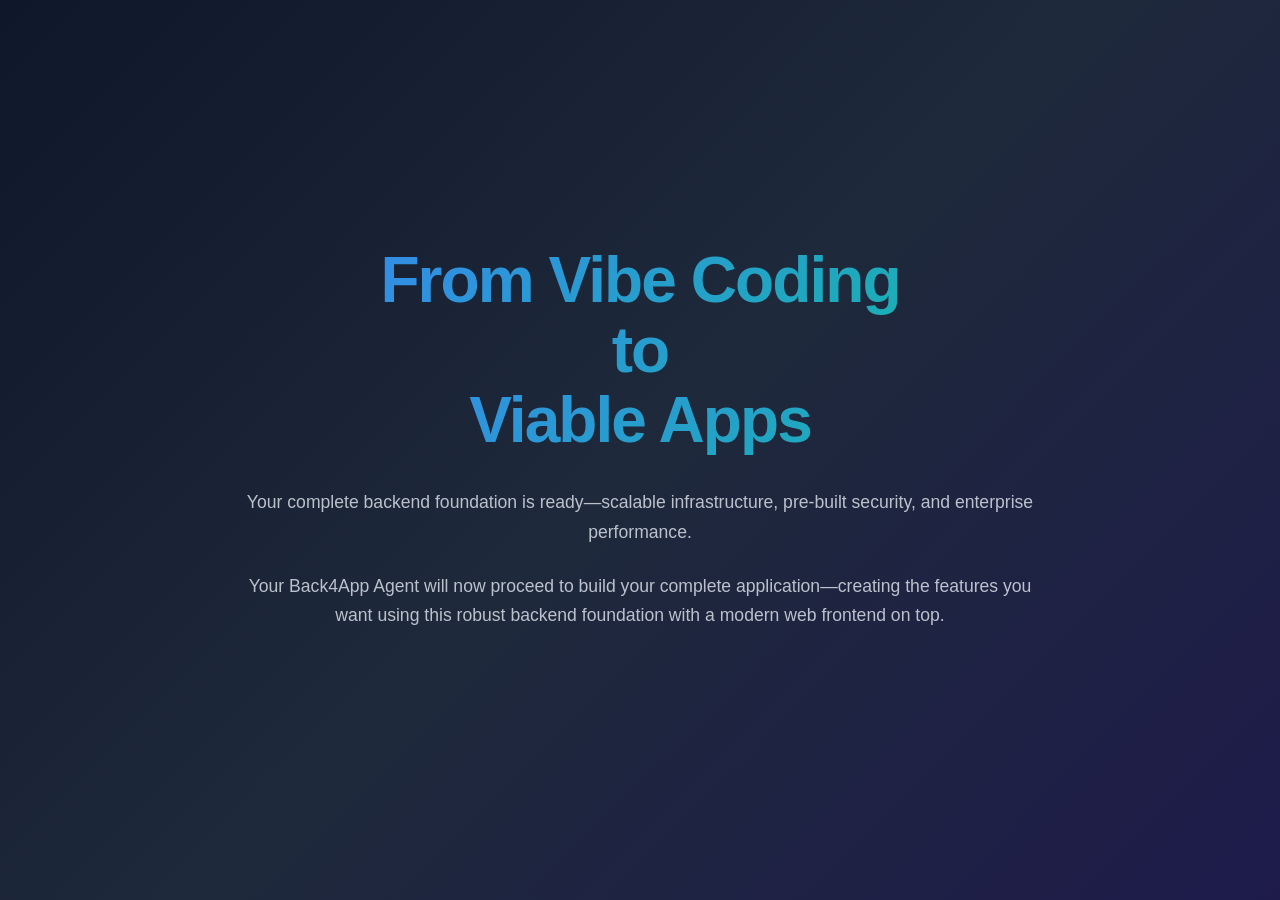
<file: index.html>
<!DOCTYPE html>
<html lang="en">
<head>
  <meta charset="UTF-8">
  <meta name="viewport" content="width=device-width, initial-scale=1.0">
  <title>Welcome to Back4App</title>
  <style>
    * {
      margin: 0;
      padding: 0;
      box-sizing: border-box;
    }

    body {
      font-family: -apple-system, BlinkMacSystemFont, 'Segoe UI', 'Inter', 'Roboto', 'Helvetica Neue', Arial, sans-serif;
      background: linear-gradient(135deg, #0f172a 0%, #1e293b 50%, #1e1b4b 100%);
      min-height: 100vh;
      display: flex;
      align-items: center;
      justify-content: center;
      padding: 4rem 3rem;
      color: #e2e8f0;
    }

    .container {
      max-width: 900px;
      width: 100%;
      text-align: center;
      animation: fadeIn 0.8s ease-out;
    }

    h1 {
      font-size: 4rem;
      font-weight: 700;
      margin: 0 auto 2rem;
      line-height: 1.1;
      letter-spacing: -0.03em;
      text-align: center;
      width: 100%;
    }

    .title-line1,
    .title-line2 {
      display: block;
      text-align: center;
    }

    .title-line1 {
      background: linear-gradient(135deg, #3b82f6 0%, #14b8a6 100%);
      -webkit-background-clip: text;
      -webkit-text-fill-color: transparent;
      background-clip: text;
    }

    .title-line2 {
      background: linear-gradient(135deg, #3b82f6 0%, #14b8a6 100%);
      -webkit-background-clip: text;
      -webkit-text-fill-color: transparent;
      background-clip: text;
    }

    .to {
      display: block;
      background: linear-gradient(135deg, #3b82f6 0%, #14b8a6 100%);
      -webkit-background-clip: text;
      -webkit-text-fill-color: transparent;
      background-clip: text;
      text-align: center;
    }

    .paragraph {
      font-size: 1.1rem;
      color: rgba(226, 232, 240, 0.8);
      line-height: 1.7;
      margin: 0 auto 1.5rem;
      max-width: 800px;
      text-align: center;
    }

    .paragraph em {
      font-style: italic;
      color: #14b8a6;
      font-weight: 500;
    }

    @keyframes fadeIn {
      from {
        opacity: 0;
        transform: translateY(30px);
      }
      to {
        opacity: 1;
        transform: translateY(0);
      }
    }

    @media (max-width: 768px) {
      body {
        padding: 3rem 2rem;
      }

      h1 {
        font-size: 2.4rem;
      }

      .paragraph {
        font-size: 0.9rem;
      }
    }
  </style>
</head>
<body>
  <div class="container">
    <h1>
      <span class="title-line1">From Vibe Coding</span>
      <span class="to">to</span>
      <span class="title-line2">Viable Apps</span>
    </h1>

    <p class="paragraph">
      Your complete backend foundation is ready—scalable infrastructure, pre-built security, and enterprise performance.
    </p>

    <p class="paragraph">
      Your Back4App Agent will now proceed to build your complete application—creating the features you want using this robust backend foundation with a modern web frontend on top.
    </p>
  </div>
</body>
</html>
</file>
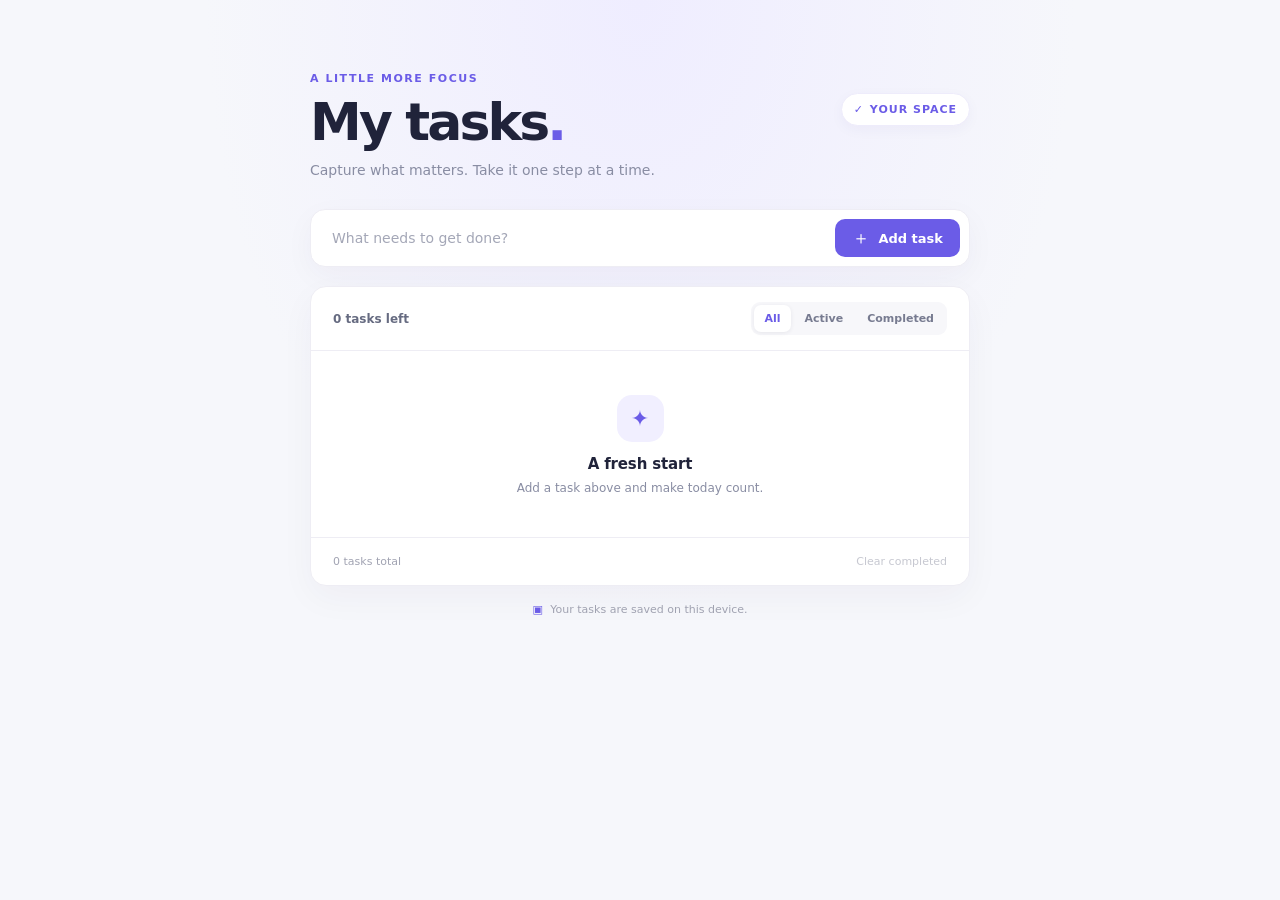
<file: ndex.html>
<!doctype html>
<html lang="en">
<head>
  <meta charset="utf-8">
  <meta name="viewport" content="width=device-width, initial-scale=1">
  <meta name="theme-color" content="#f6f7fb">
  <title>My Tasks</title>
  <link rel="stylesheet" href="styles.css">
  <script src="app.js" defer></script>
</head>
<body>
  <main class="app" aria-labelledby="page-title">
    <header class="header">
      <div>
        <p class="eyebrow">A little more focus</p>
        <h1 id="page-title">My tasks<span class="title-dot">.</span></h1>
        <p class="subtitle">Capture what matters. Take it one step at a time.</p>
      </div>
      <div class="date-badge" aria-label="Your personal task list">✓ <span>YOUR SPACE</span></div>
    </header>

    <form class="add-form" id="task-form">
      <label class="visually-hidden" for="task-input">Add a task</label>
      <input id="task-input" name="task" type="text" maxlength="200" placeholder="What needs to get done?" autocomplete="off" required>
      <button class="add-button" type="submit"><span aria-hidden="true">＋</span> Add task</button>
    </form>

    <section class="task-card" aria-label="Tasks">
      <div class="toolbar">
        <p class="task-count" id="task-count" aria-live="polite">0 tasks left</p>
        <nav class="filters" aria-label="Filter tasks">
          <button type="button" class="filter active" data-filter="all" aria-pressed="true">All</button>
          <button type="button" class="filter" data-filter="active" aria-pressed="false">Active</button>
          <button type="button" class="filter" data-filter="completed" aria-pressed="false">Completed</button>
        </nav>
      </div>
      <ul class="task-list" id="task-list" aria-label="Your task list"></ul>
      <div class="empty-state" id="empty-state">
        <div class="empty-icon" aria-hidden="true">✦</div>
        <h2 id="empty-title">A fresh start</h2>
        <p id="empty-message">Add a task above and make today count.</p>
      </div>
      <footer class="list-footer">
        <span id="total-count">0 tasks total</span>
        <button type="button" class="clear-button" id="clear-completed">Clear completed</button>
      </footer>
    </section>
    <p class="privacy-note"><span aria-hidden="true">▣</span> Your tasks are saved on this device.</p>
  </main>
</body>
</html>
</file>
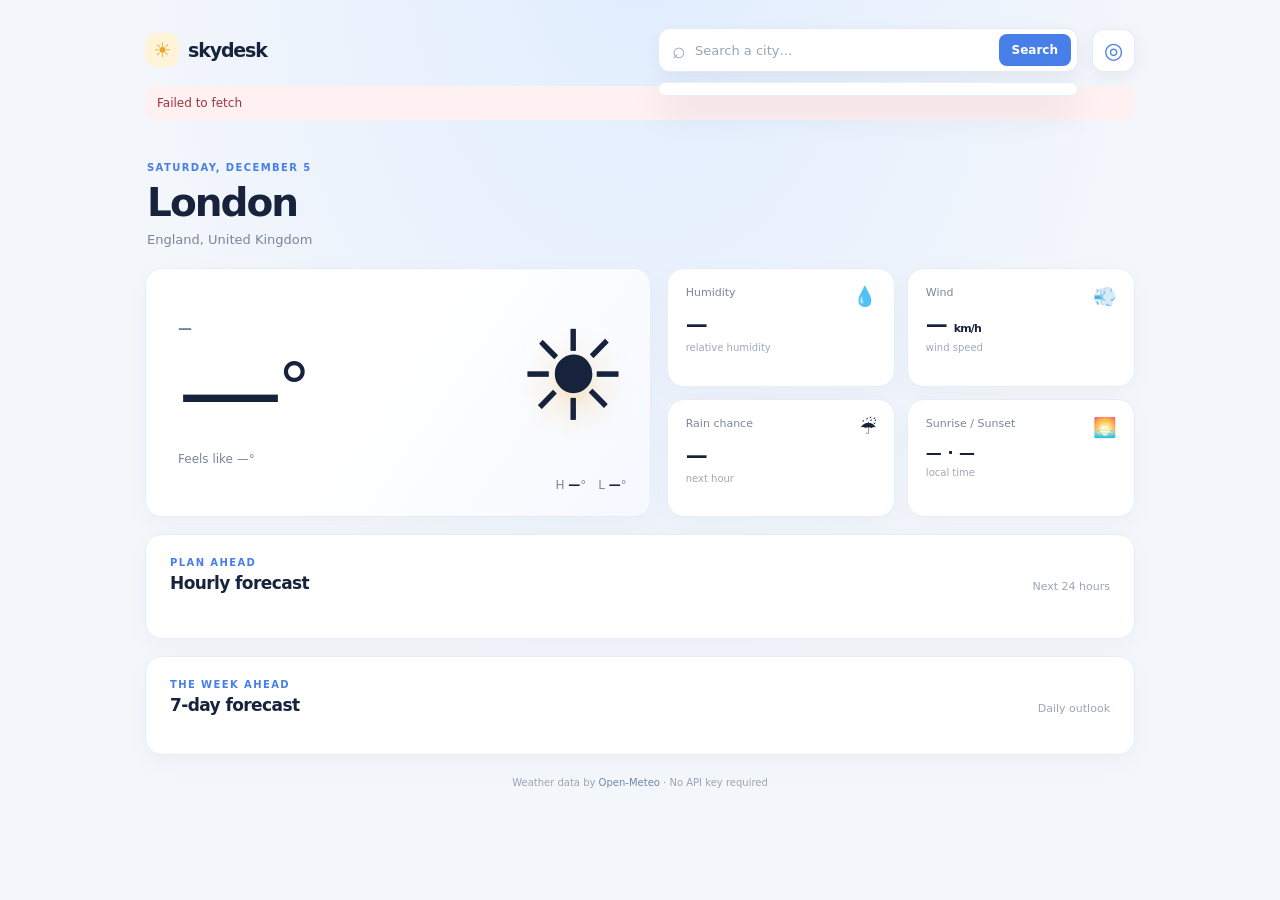
<file: weather.html>
<!doctype html>
<html lang="en">
<head>
  <meta charset="utf-8">
  <meta name="viewport" content="width=device-width, initial-scale=1">
  <meta name="theme-color" content="#eef5ff">
  <meta name="description" content="A simple weather dashboard with current conditions and a seven-day forecast.">
  <title>Weather — Skydesk</title>
  <link rel="stylesheet" href="weather.css">
  <script src="weather.js" defer></script>
</head>
<body>
  <main class="dashboard">
    <header class="topbar">
      <a class="brand" href="weather.html" aria-label="Skydesk home"><span class="brand-mark" aria-hidden="true">☀</span> skydesk</a>
      <form class="search" id="search-form" role="search">
        <label class="visually-hidden" for="city-input">Search for a city</label>
        <span class="search-icon" aria-hidden="true">⌕</span>
        <input id="city-input" type="search" placeholder="Search a city…" autocomplete="off" maxlength="80" required>
        <button type="submit">Search</button>
      </form>
      <button class="location-button" id="location-button" type="button" title="Use my location" aria-label="Use my location"><span aria-hidden="true">◎</span></button>
    </header>

    <div class="search-results" id="search-results" hidden aria-label="City search results"></div>
    <p class="status" id="status" role="status" aria-live="polite">Getting the forecast…</p>

    <section class="intro" aria-label="Selected location">
      <div>
        <p class="eyebrow" id="today-label">WEATHER TODAY</p>
        <h1 id="location-name">London</h1>
        <p class="location-meta" id="location-meta">Loading local weather…</p>
      </div>
      <p class="updated" id="updated-label"></p>
    </section>

    <section class="overview" aria-label="Current weather">
      <div class="current-card">
        <div class="current-copy">
          <p class="condition" id="current-condition">—</p>
          <p class="temperature"><span id="current-temperature">—</span><span class="degree">°</span></p>
          <p class="feels-like">Feels like <span id="feels-like">—</span>°</p>
        </div>
        <div class="weather-art" id="current-icon" aria-hidden="true">☀️</div>
        <div class="high-low"><span>H <b id="today-high">—</b>°</span><span>L <b id="today-low">—</b>°</span></div>
      </div>
      <div class="metrics-grid">
        <article class="metric-card"><span class="metric-icon" aria-hidden="true">💧</span><p>Humidity</p><strong id="humidity">—</strong><small>relative humidity</small></article>
        <article class="metric-card"><span class="metric-icon" aria-hidden="true">💨</span><p>Wind</p><strong><span id="wind-speed">—</span> <small>km/h</small></strong><small>wind speed</small></article>
        <article class="metric-card"><span class="metric-icon" aria-hidden="true">☔</span><p>Rain chance</p><strong id="rain-chance">—</strong><small>next hour</small></article>
        <article class="metric-card sun-card"><span class="metric-icon" aria-hidden="true">🌅</span><p>Sunrise / Sunset</p><strong class="sun-times"><span id="sunrise">—</span><span aria-hidden="true">·</span><span id="sunset">—</span></strong><small>local time</small></article>
      </div>
    </section>

    <section class="panel hourly-panel" aria-labelledby="hourly-title">
      <div class="section-heading"><div><p class="eyebrow">PLAN AHEAD</p><h2 id="hourly-title">Hourly forecast</h2></div><span class="section-note">Next 24 hours</span></div>
      <div class="hourly-list" id="hourly-list" aria-label="Hourly weather forecast"></div>
    </section>

    <section class="panel week-panel" aria-labelledby="week-title">
      <div class="section-heading"><div><p class="eyebrow">THE WEEK AHEAD</p><h2 id="week-title">7-day forecast</h2></div><span class="section-note">Daily outlook</span></div>
      <div class="daily-list" id="daily-list" aria-label="Seven day weather forecast"></div>
    </section>

    <footer class="footer">Weather data by <a href="https://open-meteo.com/" target="_blank" rel="noreferrer">Open-Meteo</a> · No API key required</footer>
  </main>
</body>
</html>
</file>
<file: styles.css>
:root {
  color-scheme: light;
  --ink: #20233a;
  --muted: #898da3;
  --purple: #6b5ce7;
  --purple-dark: #5546ce;
  --line: #eeedf4;
  --surface: #fff;
  --background: #f6f7fb;
  font-family: Inter, ui-sans-serif, system-ui, -apple-system, BlinkMacSystemFont, "Segoe UI", sans-serif;
  font-synthesis: none;
}

* { box-sizing: border-box; }
body {
  min-width: 320px;
  min-height: 100vh;
  margin: 0;
  padding: 72px 20px 48px;
  color: var(--ink);
  background: radial-gradient(ellipse at 50% 0%, #efedff 0, var(--background) 48%, var(--background) 100%);
}
button, input { font: inherit; }
button { cursor: pointer; }
.app { width: min(100%, 660px); margin: 0 auto; }
.header { display: flex; justify-content: space-between; align-items: flex-start; margin-bottom: 31px; }
.eyebrow { margin: 0 0 9px; color: var(--purple); font-size: 11px; font-weight: 800; letter-spacing: .14em; text-transform: uppercase; }
h1 { margin: 0; font-size: clamp(38px, 8vw, 52px); line-height: 1.08; letter-spacing: -.055em; }
.title-dot { color: var(--purple); }
.subtitle { margin: 12px 0 0; color: var(--muted); font-size: 14px; }
.date-badge { display: flex; align-items: center; gap: 7px; margin-top: 21px; padding: 9px 12px; color: var(--purple); background: #fff; border: 1px solid #eeecfb; border-radius: 999px; font-size: 11px; font-weight: 800; box-shadow: 0 4px 14px #30247b0a; }
.date-badge span { letter-spacing: .09em; }
.add-form { display: flex; gap: 10px; padding: 9px; margin-bottom: 19px; background: var(--surface); border: 1px solid #eeedf4; border-radius: 15px; box-shadow: 0 9px 30px #2723440a; }
.add-form input { flex: 1; min-width: 0; padding: 11px 12px; color: var(--ink); background: transparent; border: 0; outline: 0; font-size: 14px; }
.add-form input::placeholder { color: #a4a7b7; }
.add-form:focus-within { border-color: #b7b0f4; box-shadow: 0 0 0 3px #6b5ce71a; }
.add-button { padding: 0 17px; color: #fff; background: var(--purple); border: 0; border-radius: 10px; font-size: 13px; font-weight: 700; transition: background .15s, transform .15s; }
.add-button:hover { background: var(--purple-dark); }
.add-button:active { transform: scale(.98); }
.add-button span { margin-right: 4px; font-size: 18px; vertical-align: -1px; }
.task-card { overflow: hidden; background: var(--surface); border: 1px solid #eeedf4; border-radius: 16px; box-shadow: 0 12px 35px #2723440a; }
.toolbar { display: flex; align-items: center; justify-content: space-between; gap: 12px; min-height: 64px; padding: 12px 22px; border-bottom: 1px solid var(--line); }
.task-count { margin: 0; color: #666b81; font-size: 12px; font-weight: 700; }
.filters { display: flex; gap: 4px; padding: 3px; background: #f7f7fa; border-radius: 9px; }
.filter { padding: 7px 10px; color: #777b90; background: transparent; border: 0; border-radius: 7px; font-size: 11px; font-weight: 650; }
.filter:hover { color: var(--ink); }
.filter.active { color: var(--purple); background: white; box-shadow: 0 1px 4px #22204414; }
.task-list { padding: 0 22px; margin: 0; list-style: none; }
.task-item { display: flex; align-items: center; gap: 13px; min-height: 59px; border-bottom: 1px solid var(--line); animation: arrive .2s ease-out; }
.task-item:last-child { border-bottom: 0; }
.task-checkbox { width: 18px; height: 18px; flex: 0 0 auto; margin: 0; accent-color: var(--purple); cursor: pointer; }
.task-text { flex: 1; min-width: 0; overflow-wrap: anywhere; color: #34374d; font-size: 14px; line-height: 1.5; }
.is-completed .task-text { color: #a3a5b2; text-decoration: line-through; }
.delete-button { width: 31px; height: 31px; flex: 0 0 auto; color: #aaaabd; background: transparent; border: 0; border-radius: 8px; font-size: 23px; line-height: 1; opacity: 0; transition: opacity .15s, color .15s, background .15s; }
.task-item:hover .delete-button, .delete-button:focus-visible { opacity: 1; }
.delete-button:hover { color: #d34e63; background: #fff0f2; }
.empty-state { padding: 44px 20px 42px; text-align: center; }
.empty-icon { display: grid; width: 47px; height: 47px; place-items: center; margin: 0 auto 13px; color: var(--purple); background: #f1efff; border-radius: 15px; font-size: 22px; }
.empty-state h2 { margin: 0; font-size: 15px; letter-spacing: -.01em; }
.empty-state p { margin: 8px 0 0; color: var(--muted); font-size: 12px; }
.list-footer { display: flex; align-items: center; justify-content: space-between; min-height: 48px; padding: 0 22px; color: #a1a3b2; border-top: 1px solid var(--line); font-size: 11px; }
.clear-button { padding: 6px 0 6px 8px; color: #84879a; background: transparent; border: 0; font-size: 11px; }
.clear-button:hover:not(:disabled) { color: #d34e63; }
.clear-button:disabled { cursor: default; opacity: .45; }
.privacy-note { margin: 17px 0 0; color: #a0a2b1; text-align: center; font-size: 11px; }
.privacy-note span { margin-right: 4px; color: var(--purple); }
.visually-hidden { position: absolute; width: 1px; height: 1px; padding: 0; margin: -1px; overflow: hidden; clip: rect(0, 0, 0, 0); white-space: nowrap; border: 0; }
button:focus-visible, input:focus-visible { outline: 3px solid #6b5ce755; outline-offset: 2px; }
[hidden] { display: none !important; }
@keyframes arrive { from { opacity: 0; transform: translateY(4px); } to { opacity: 1; transform: translateY(0); } }
@media (max-width: 520px) {
  body { padding: 42px 15px 32px; }
  .header { margin-bottom: 24px; }
  .date-badge { margin-top: 13px; padding: 8px 9px; }
  .toolbar { align-items: flex-start; flex-direction: column; padding: 15px 17px; }
  .filters { width: 100%; }
  .filter { flex: 1; }
  .task-list { padding: 0 17px; }
  .list-footer { padding: 0 17px; }
  .delete-button { opacity: 1; }
}
@media (prefers-reduced-motion: reduce) { *, *::before, *::after { animation-duration: .01ms !important; transition-duration: .01ms !important; } }
</file>
<file: weather.css>
:root {
  color-scheme: light;
  --ink: #17233c;
  --muted: #78859b;
  --blue: #477ee8;
  --line: #e9eef6;
  --surface: #fff;
  --page: #f3f6fb;
  font-family: Inter, ui-sans-serif, system-ui, -apple-system, BlinkMacSystemFont, "Segoe UI", sans-serif;
  font-synthesis: none;
}
* { box-sizing: border-box; }
body { min-width: 320px; min-height: 100vh; margin: 0; padding: 28px 22px 40px; color: var(--ink); background: radial-gradient(ellipse at 50% -10%, #e0edff 0, var(--page) 56%); }
button, input { font: inherit; }
button { cursor: pointer; }
.dashboard { width: min(100%, 990px); margin: 0 auto; }
.topbar { display: flex; align-items: center; gap: 14px; }
.brand { display: inline-flex; align-items: center; gap: 9px; margin-right: auto; color: var(--ink); text-decoration: none; font-size: 19px; font-weight: 850; letter-spacing: -.06em; }
.brand-mark { display: grid; width: 34px; height: 34px; place-items: center; color: #e9a72c; background: #fff4d8; border-radius: 11px; font-size: 20px; }
.search { display: flex; align-items: center; width: min(420px, 52vw); height: 44px; padding: 0 6px 0 13px; background: #fff; border: 1px solid #e6ebf4; border-radius: 12px; box-shadow: 0 5px 16px #2c426310; }
.search:focus-within { border-color: #9ab9f5; box-shadow: 0 0 0 3px #477ee81c; }
.search-icon { color: #9ca8b9; font-size: 23px; line-height: 1; }
.search input { width: 100%; min-width: 0; padding: 0 9px; color: var(--ink); background: none; border: 0; outline: 0; font-size: 13px; }
.search input::placeholder { color: #9aa5b5; }
.search button { height: 32px; padding: 0 13px; color: #fff; background: var(--blue); border: 0; border-radius: 8px; font-size: 12px; font-weight: 700; }
.search button:hover { background: #346bd3; }
.location-button { display: grid; width: 43px; height: 43px; place-items: center; color: var(--blue); background: #fff; border: 1px solid #e6ebf4; border-radius: 12px; font-size: 22px; box-shadow: 0 5px 16px #2c426310; }
.location-button:hover { background: #f4f8ff; }
.search-results { position: absolute; z-index: 3; right: max(75px, calc((100vw - 990px) / 2 + 57px)); top: 82px; display: grid; width: min(420px, calc(100vw - 44px)); padding: 6px; background: #fff; border: 1px solid var(--line); border-radius: 12px; box-shadow: 0 14px 35px #1c2b451f; }
.result-option { display: flex; justify-content: space-between; gap: 12px; padding: 11px 12px; color: var(--ink); background: none; border: 0; border-radius: 8px; text-align: left; }
.result-option:hover { background: #f4f7fc; }
.result-option strong { font-size: 13px; }
.result-option span { color: var(--muted); font-size: 11px; text-align: right; }
.status { margin: 14px 0 0; color: #577296; font-size: 12px; }
.status.error { padding: 10px 12px; color: #9d3441; background: #fff0f1; border-radius: 9px; }
.status[hidden] { display: none; }
.intro { display: flex; align-items: flex-end; justify-content: space-between; gap: 20px; margin: 42px 2px 21px; }
.eyebrow { margin: 0 0 7px; color: var(--blue); font-size: 10px; font-weight: 800; letter-spacing: .14em; }
h1 { margin: 0; font-size: clamp(29px, 5vw, 39px); letter-spacing: -.05em; }
.location-meta { margin: 7px 0 0; color: var(--muted); font-size: 13px; }
.updated { margin: 0 0 2px; color: #9aa5b5; font-size: 11px; }
.overview { display: grid; grid-template-columns: 1.08fr 1fr; gap: 16px; }
.current-card, .metric-card, .panel { background: var(--surface); border: 1px solid #e8edf5; border-radius: 17px; box-shadow: 0 8px 26px #263a5708; }
.current-card { position: relative; display: flex; min-height: 249px; align-items: center; overflow: hidden; padding: 30px 32px; background: linear-gradient(125deg, #fff 44%, #f5f8ff 100%); }
.current-copy { position: relative; z-index: 1; }
.condition { margin: 0 0 3px; color: #6d7e98; font-size: 14px; font-weight: 650; }
.temperature { margin: 0; font-size: clamp(76px, 10vw, 105px); font-weight: 300; line-height: 1; letter-spacing: -.09em; }
.degree { margin-left: 4px; font-size: .64em; vertical-align: 16px; }
.feels-like { margin: 8px 0 0; color: var(--muted); font-size: 12px; }
.weather-art { position: absolute; top: 35px; right: 21px; font-size: clamp(76px, 11vw, 125px); filter: drop-shadow(0 13px 10px #e9ae4550); }
.high-low { position: absolute; right: 23px; bottom: 24px; display: flex; gap: 12px; color: #7e8ba0; font-size: 12px; }
.high-low b { color: var(--ink); }
.metrics-grid { display: grid; grid-template-columns: repeat(2, minmax(0, 1fr)); gap: 12px; }
.metric-card { position: relative; min-height: 117px; padding: 17px 18px; }
.metric-icon { position: absolute; top: 16px; right: 17px; font-size: 19px; }
.metric-card p { margin: 0 0 13px; color: #7b879a; font-size: 11px; }
.metric-card strong { display: block; color: var(--ink); font-size: 22px; letter-spacing: -.04em; }
.metric-card strong small { font-size: 11px; font-weight: 600; }
.metric-card > small { display: block; margin-top: 5px; color: #a0a9b8; font-size: 10px; }
.metric-card .sun-times { display: flex; align-items: center; gap: 6px; font-size: clamp(13px, 2vw, 16px); letter-spacing: -.03em; }
.panel { margin-top: 17px; padding: 22px 24px 20px; }
.section-heading { display: flex; justify-content: space-between; align-items: flex-end; margin-bottom: 19px; }
.section-heading .eyebrow { margin-bottom: 5px; }
h2 { margin: 0; font-size: 17px; letter-spacing: -.035em; }
.section-note { color: #9aa5b5; font-size: 11px; }
.hourly-list { display: grid; grid-auto-columns: minmax(76px, 1fr); grid-auto-flow: column; gap: 7px; overflow-x: auto; padding: 1px 1px 5px; scrollbar-color: #d7e2f2 transparent; scrollbar-width: thin; }
.hour-item { display: flex; min-height: 127px; flex-direction: column; align-items: center; justify-content: center; gap: 8px; background: #f7f9fc; border: 1px solid #f0f3f8; border-radius: 12px; }
.hour-time { color: #77859a; font-size: 10px; }
.hour-icon { font-size: 22px; }
.hour-temp { font-size: 15px; }
.hour-rain { color: #6e9be8; font-size: 9px; }
.daily-list { display: grid; }
.day-row { display: grid; grid-template-columns: minmax(90px, 1.1fr) 36px minmax(105px, 1.1fr) minmax(70px, 1fr) 34px 34px; align-items: center; gap: 10px; min-height: 49px; border-top: 1px solid #edf1f6; font-size: 12px; }
.day-row:first-child { border-top: 0; }
.day-name { font-size: 12px; }
.day-icon { font-size: 19px; text-align: center; }
.day-condition { color: #8995a8; font-size: 11px; }
.day-low { color: #9aa5b5; text-align: right; }
.day-high { text-align: right; }
.temperature-range { height: 5px; background: linear-gradient(90deg, #b8d5fa, #f3c979); border-radius: 5px; }
.footer { padding: 22px 0 0; color: #99a4b4; text-align: center; font-size: 10px; }
.footer a { color: #6c86af; text-decoration: none; }
.footer a:hover { text-decoration: underline; }
.visually-hidden { position: absolute; width: 1px; height: 1px; padding: 0; margin: -1px; overflow: hidden; clip: rect(0, 0, 0, 0); white-space: nowrap; border: 0; }
button:focus-visible, a:focus-visible, input:focus-visible { outline: 3px solid #477ee855; outline-offset: 3px; }
@media (max-width: 700px) {
  body { padding: 18px 15px 32px; }
  .intro { margin-top: 31px; }
  .overview { grid-template-columns: 1fr; }
  .current-card { min-height: 224px; }
  .weather-art { right: 28px; }
  .metrics-grid { gap: 10px; }
  .metric-card { min-height: 110px; }
  .panel { padding: 19px 16px 17px; }
  .day-row { grid-template-columns: minmax(76px, 1fr) 30px minmax(80px, 1fr) minmax(32px, .7fr) 30px 30px; gap: 5px; }
}
@media (max-width: 460px) {
  .topbar { gap: 8px; }
  .brand { gap: 6px; font-size: 16px; }
  .brand-mark { width: 31px; height: 31px; }
  .search { width: auto; flex: 1; height: 40px; padding-left: 9px; }
  .search input { font-size: 12px; }
  .search button { padding: 0 9px; font-size: 11px; }
  .location-button { width: 39px; height: 40px; }
  .search-results { top: 67px; right: 62px; width: calc(100vw - 125px); }
  .result-option { flex-direction: column; gap: 3px; }
  .result-option span { text-align: left; }
  .updated { max-width: 100px; text-align: right; line-height: 1.5; }
  .current-card { min-height: 203px; padding: 24px; }
  .weather-art { top: 34px; right: 18px; }
  .high-low { right: 19px; bottom: 17px; }
  .metric-card { padding: 15px; }
  .metric-card .sun-times { gap: 3px; font-size: 12px; }
  .day-row { grid-template-columns: minmax(69px, 1fr) 26px minmax(0, .8fr) 28px 28px; gap: 4px; }
  .day-condition { display: none; }
  .temperature-range { display: none; }
}
@media (prefers-reduced-motion: reduce) { *, *::before, *::after { scroll-behavior: auto !important; animation-duration: .01ms !important; transition-duration: .01ms !important; } }
</file>
